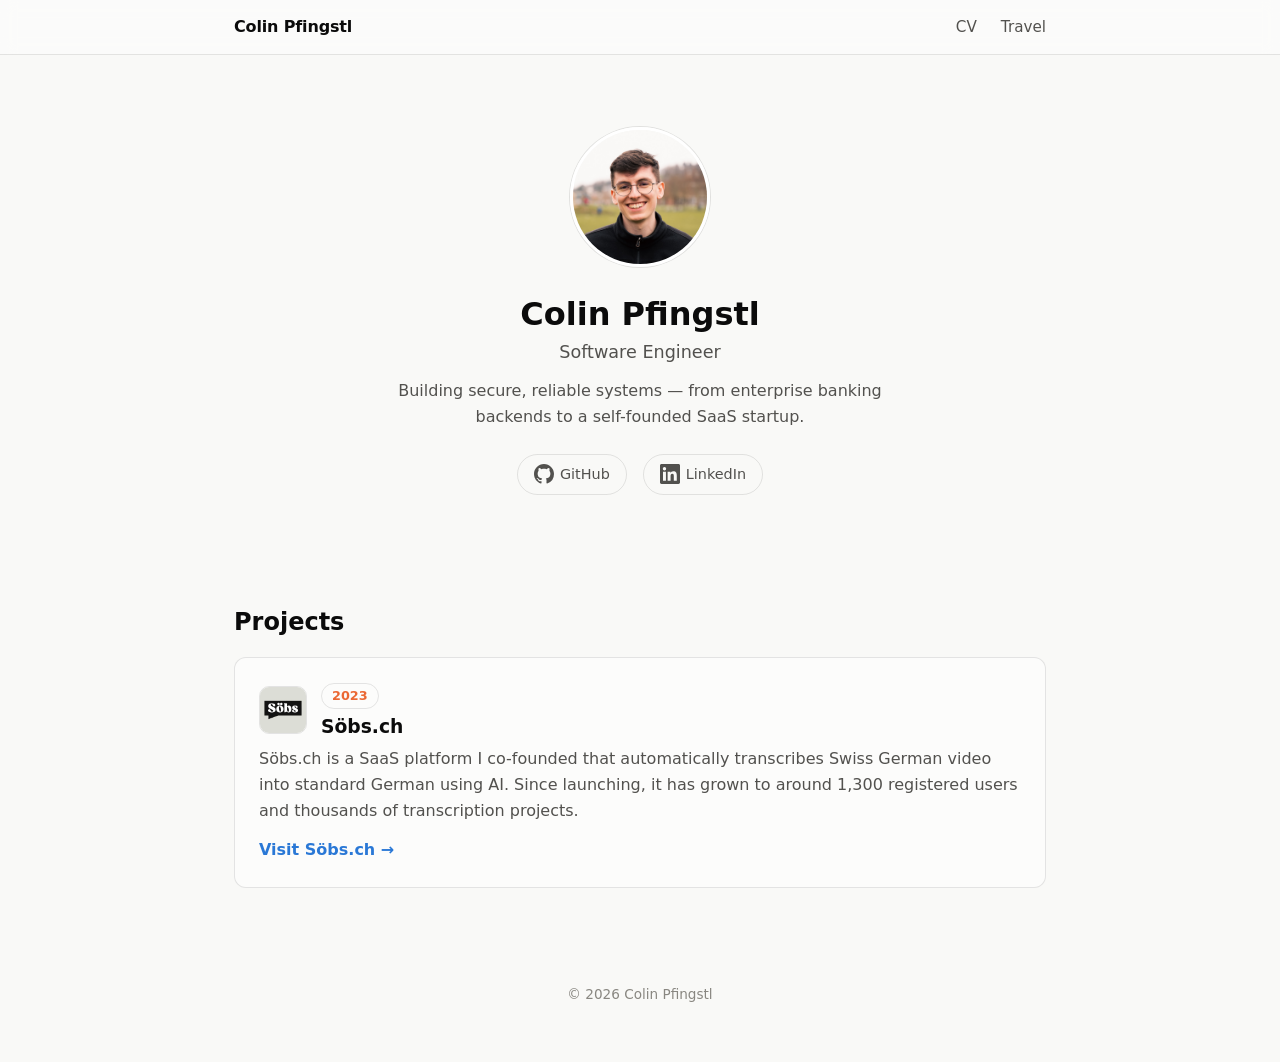
<file: index.html>
<!DOCTYPE html>
<html lang="en">
<head>
<meta charset="UTF-8">
<meta name="viewport" content="width=device-width, initial-scale=1.0">
<title>Colin Pfingstl — Software Engineer</title>
<meta name="description" content="Colin Pfingstl — Software Engineer with an MSc in Computer Science from ETH Zürich, building secure and reliable systems.">
<meta property="og:title" content="Colin Pfingstl — Software Engineer">
<meta property="og:description" content="Software engineer with an MSc in Computer Science from ETH Zürich. Experience across enterprise banking, healthtech, and a self-founded SaaS startup.">
<meta property="og:image" content="images/portrait.jpg">
<meta property="og:type" content="website">
<link rel="icon" href="images/favicon.svg" type="image/svg+xml">
<link rel="stylesheet" href="css/style.css">
</head>
<body>

<a class="skip-link" href="#main">Skip to content</a>

<nav class="site-nav">
  <div class="nav-inner">
    <a class="nav-brand" href="index.html">Colin Pfingstl</a>
    <ul class="nav-links">
      <li><a href="cv.html">CV</a></li>
      <li><a href="travel.html">Travel</a></li>
    </ul>
  </div>
</nav>

<main id="main">
  <div class="hero">
  <div class="hero-inner">
    <img class="hero-portrait" src="images/portrait.jpg" alt="Portrait of Colin Pfingstl" width="200" height="200">
    <h1>Colin Pfingstl</h1>
    <p class="hero-title">Software Engineer</p>
    <p class="hero-tagline">Building secure, reliable systems — from enterprise banking backends to a self-founded SaaS startup.</p>
    <ul class="social-links">
      <li>
        <a href="https://github.com/koflin" target="_blank" rel="noopener noreferrer" aria-label="GitHub profile">
          <svg viewBox="0 0 16 16" width="20" height="20" aria-hidden="true"><path fill="currentColor" d="M8 0C3.58 0 0 3.58 0 8c0 3.54 2.29 6.53 5.47 7.59.4.07.55-.17.55-.38 0-.19-.01-.82-.01-1.49-2.01.37-2.53-.49-2.69-.94-.09-.23-.48-.94-.82-1.13-.28-.15-.68-.52-.01-.53.63-.01 1.08.58 1.23.82.72 1.21 1.87.87 2.33.66.07-.52.28-.87.51-1.07-1.78-.2-3.64-.89-3.64-3.95 0-.87.31-1.59.82-2.15-.08-.2-.36-1.02.08-2.12 0 0 .67-.21 2.2.82.64-.18 1.32-.27 2-.27.68 0 1.36.09 2 .27 1.53-1.04 2.2-.82 2.2-.82.44 1.1.16 1.92.08 2.12.51.56.82 1.27.82 2.15 0 3.07-1.87 3.75-3.65 3.95.29.25.54.73.54 1.48 0 1.07-.01 1.93-.01 2.2 0 .21.15.46.55.38A8.01 8.01 0 0016 8c0-4.42-3.58-8-8-8z"/></svg>
          <span>GitHub</span>
        </a>
      </li>
      <li>
        <a href="https://www.linkedin.com/in/colin-pfingstl/" target="_blank" rel="noopener noreferrer" aria-label="LinkedIn profile">
          <svg viewBox="0 0 16 16" width="20" height="20" aria-hidden="true"><path fill="currentColor" d="M14.82 0H1.18C.53 0 0 .53 0 1.18v13.64C0 15.47.53 16 1.18 16h13.64c.65 0 1.18-.53 1.18-1.18V1.18C16 .53 15.47 0 14.82 0zM4.75 13.4H2.4V6.1h2.35v7.3zM3.58 5.1a1.36 1.36 0 110-2.72 1.36 1.36 0 010 2.72zm9.82 8.3h-2.35V9.85c0-.86-.02-1.96-1.2-1.96-1.2 0-1.39.94-1.39 1.9v3.61H6.1V6.1h2.26v1h.03c.31-.59 1.08-1.21 2.22-1.21 2.38 0 2.82 1.56 2.82 3.6v3.91z"/></svg>
          <span>LinkedIn</span>
        </a>
      </li>
    </ul>
  </div>
  </div>

  <section id="projects" class="section">
    <div class="section-inner">
      <h2>Projects</h2>
      <div class="project-card">
        <div class="project-card-header">
          <img class="project-logo" src="images/söbs_logo.webp" alt="Söbs.ch logo" width="48" height="48">
          <div>
            <div class="project-year">2023</div>
            <h3>Söbs.ch</h3>
          </div>
        </div>
        <p>Söbs.ch is a SaaS platform I co-founded that automatically transcribes Swiss German video into standard German using AI. Since launching, it has grown to around 1,300 registered users and thousands of transcription projects.</p>
        <a class="project-link" href="https://soebs.ch" target="_blank" rel="noopener noreferrer">Visit Söbs.ch →</a>
      </div>
    </div>
  </section>
</main>

<footer class="site-footer">
  <p>&copy; 2026 Colin Pfingstl</p>
</footer>

<script src="js/main.js"></script>
</body>
</html>
</file>
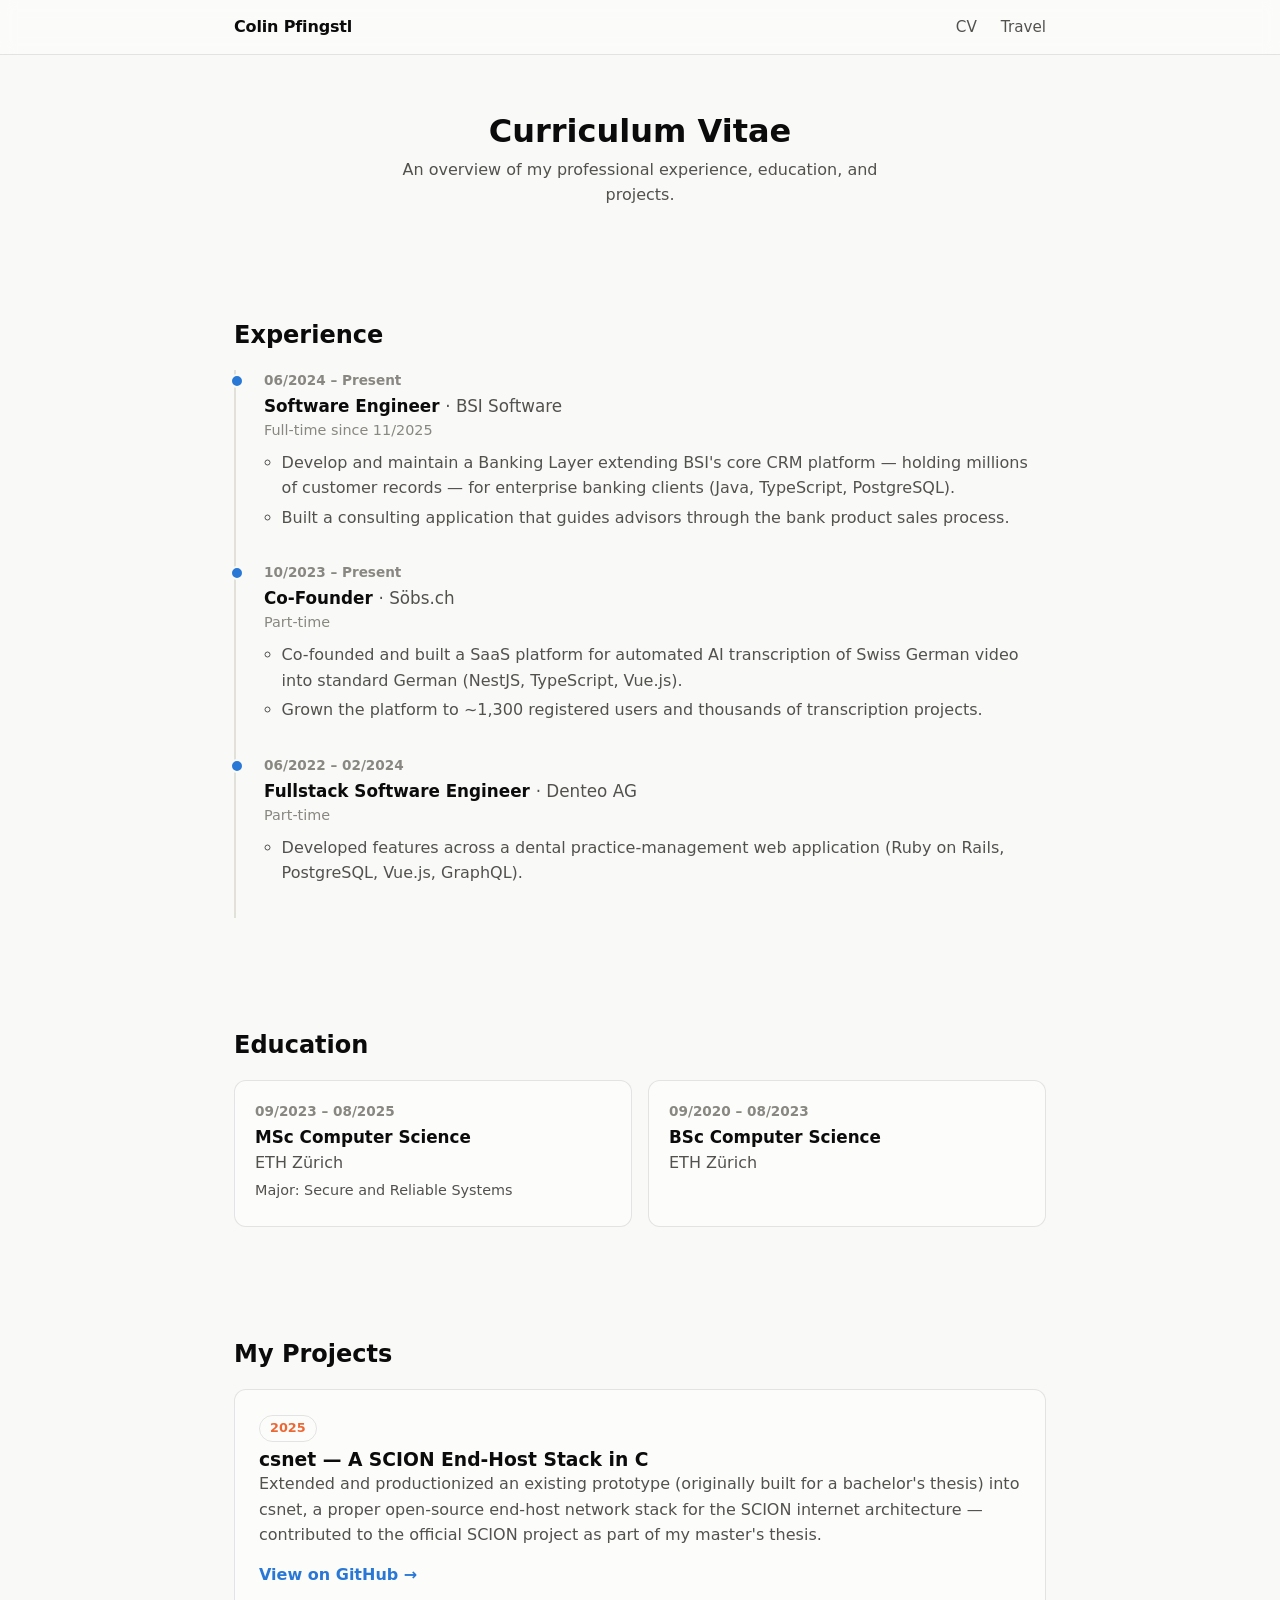
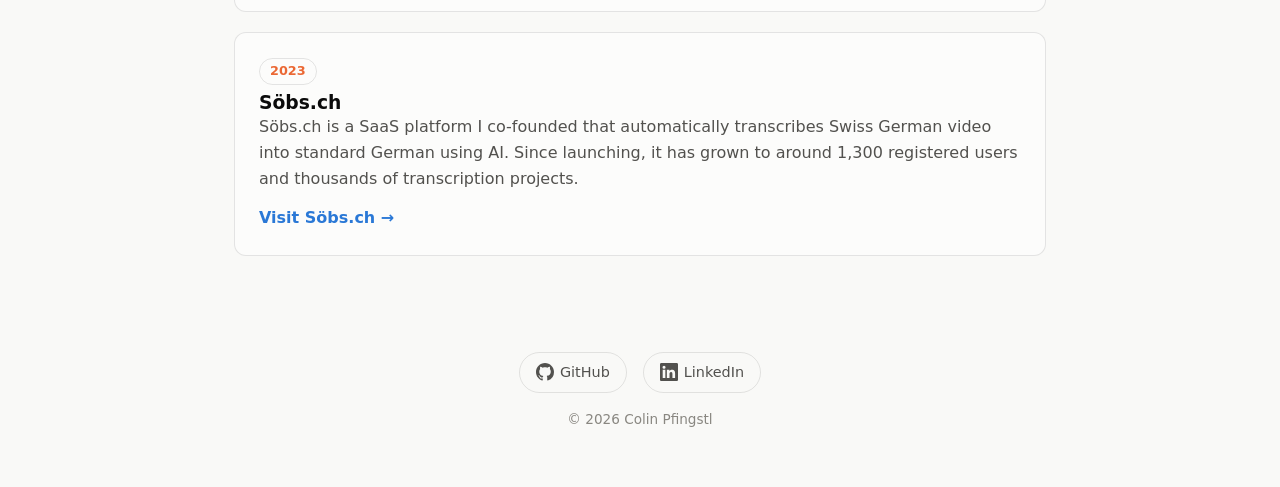
<file: cv.html>
<!DOCTYPE html>
<html lang="en">
<head>
<meta charset="UTF-8">
<meta name="viewport" content="width=device-width, initial-scale=1.0">
<title>CV — Colin Pfingstl</title>
<meta name="description" content="Colin Pfingstl — Software Engineer with an MSc in Computer Science from ETH Zürich, building secure and reliable systems.">
<meta property="og:title" content="CV — Colin Pfingstl">
<meta property="og:description" content="Software engineer with an MSc in Computer Science from ETH Zürich. Experience across enterprise banking, healthtech, and a self-founded SaaS startup.">
<meta property="og:image" content="images/portrait.jpg">
<meta property="og:type" content="website">
<link rel="icon" href="images/favicon.svg" type="image/svg+xml">
<link rel="stylesheet" href="css/style.css">
</head>
<body>

<a class="skip-link" href="#main">Skip to content</a>

<nav class="site-nav">
  <div class="nav-inner">
    <a class="nav-brand" href="index.html">Colin Pfingstl</a>
    <ul class="nav-links">
      <li><a href="cv.html" aria-current="page">CV</a></li>
      <li><a href="travel.html">Travel</a></li>
    </ul>
  </div>
</nav>

<header class="hero cv-hero">
  <div class="hero-inner">
    <h1>Curriculum Vitae</h1>
    <p class="hero-tagline">An overview of my professional experience, education, and projects.</p>
  </div>
</header>

<main id="main">

  <section id="experience" class="section">
    <div class="section-inner">
      <h2>Experience</h2>
      <ol class="timeline">
        <li class="timeline-item">
          <div class="timeline-dates">06/2024 – Present</div>
          <div class="timeline-content">
            <h3>Software Engineer <span class="timeline-org">· BSI Software</span></h3>
            <p class="timeline-meta">Full-time since 11/2025</p>
            <ul>
              <li>Develop and maintain a Banking Layer extending BSI's core CRM platform — holding millions of customer records — for enterprise banking clients (Java, TypeScript, PostgreSQL).</li>
              <li>Built a consulting application that guides advisors through the bank product sales process.</li>
            </ul>
          </div>
        </li>
        <li class="timeline-item">
          <div class="timeline-dates">10/2023 – Present</div>
          <div class="timeline-content">
            <h3>Co-Founder <span class="timeline-org">· Söbs.ch</span></h3>
            <p class="timeline-meta">Part-time</p>
            <ul>
              <li>Co-founded and built a SaaS platform for automated AI transcription of Swiss German video into standard German (NestJS, TypeScript, Vue.js).</li>
              <li>Grown the platform to ~1,300 registered users and thousands of transcription projects.</li>
            </ul>
          </div>
        </li>
        <li class="timeline-item">
          <div class="timeline-dates">06/2022 – 02/2024</div>
          <div class="timeline-content">
            <h3>Fullstack Software Engineer <span class="timeline-org">· Denteo AG</span></h3>
            <p class="timeline-meta">Part-time</p>
            <ul>
              <li>Developed features across a dental practice-management web application (Ruby on Rails, PostgreSQL, Vue.js, GraphQL).</li>
            </ul>
          </div>
        </li>
      </ol>
    </div>
  </section>

  <section id="education" class="section">
    <div class="section-inner">
      <h2>Education</h2>
      <div class="edu-grid">
        <div class="edu-card">
          <div class="timeline-dates">09/2023 – 08/2025</div>
          <h3>MSc Computer Science</h3>
          <p class="timeline-org">ETH Zürich</p>
          <p class="timeline-meta">Major: Secure and Reliable Systems</p>
        </div>
        <div class="edu-card">
          <div class="timeline-dates">09/2020 – 08/2023</div>
          <h3>BSc Computer Science</h3>
          <p class="timeline-org">ETH Zürich</p>
        </div>
      </div>
    </div>
  </section>

  <section id="projects" class="section">
    <div class="section-inner">
      <h2>My Projects</h2>
      <div class="project-card">
        <div class="project-year">2025</div>
        <h3>csnet — A SCION End-Host Stack in C</h3>
        <p>Extended and productionized an existing prototype (originally built for a bachelor's thesis) into csnet, a proper open-source end-host network stack for the SCION internet architecture — contributed to the official SCION project as part of my master's thesis.</p>
        <a class="project-link" href="https://github.com/scionproto-contrib/csnet" target="_blank" rel="noopener noreferrer">View on GitHub →</a>
      </div>
      <div class="project-card">
        <div class="project-year">2023</div>
        <h3>Söbs.ch</h3>
        <p>Söbs.ch is a SaaS platform I co-founded that automatically transcribes Swiss German video into standard German using AI. Since launching, it has grown to around 1,300 registered users and thousands of transcription projects.</p>
        <a class="project-link" href="https://soebs.ch" target="_blank" rel="noopener noreferrer">Visit Söbs.ch →</a>
      </div>
    </div>
  </section>

</main>

<footer class="site-footer">
  <ul class="social-links">
    <li>
      <a href="https://github.com/koflin" target="_blank" rel="noopener noreferrer" aria-label="GitHub profile">
        <svg viewBox="0 0 16 16" width="18" height="18" aria-hidden="true"><path fill="currentColor" d="M8 0C3.58 0 0 3.58 0 8c0 3.54 2.29 6.53 5.47 7.59.4.07.55-.17.55-.38 0-.19-.01-.82-.01-1.49-2.01.37-2.53-.49-2.69-.94-.09-.23-.48-.94-.82-1.13-.28-.15-.68-.52-.01-.53.63-.01 1.08.58 1.23.82.72 1.21 1.87.87 2.33.66.07-.52.28-.87.51-1.07-1.78-.2-3.64-.89-3.64-3.95 0-.87.31-1.59.82-2.15-.08-.2-.36-1.02.08-2.12 0 0 .67-.21 2.2.82.64-.18 1.32-.27 2-.27.68 0 1.36.09 2 .27 1.53-1.04 2.2-.82 2.2-.82.44 1.1.16 1.92.08 2.12.51.56.82 1.27.82 2.15 0 3.07-1.87 3.75-3.65 3.95.29.25.54.73.54 1.48 0 1.07-.01 1.93-.01 2.2 0 .21.15.46.55.38A8.01 8.01 0 0016 8c0-4.42-3.58-8-8-8z"/></svg>
        <span>GitHub</span>
      </a>
    </li>
    <li>
      <a href="https://www.linkedin.com/in/colin-pfingstl/" target="_blank" rel="noopener noreferrer" aria-label="LinkedIn profile">
        <svg viewBox="0 0 16 16" width="18" height="18" aria-hidden="true"><path fill="currentColor" d="M14.82 0H1.18C.53 0 0 .53 0 1.18v13.64C0 15.47.53 16 1.18 16h13.64c.65 0 1.18-.53 1.18-1.18V1.18C16 .53 15.47 0 14.82 0zM4.75 13.4H2.4V6.1h2.35v7.3zM3.58 5.1a1.36 1.36 0 110-2.72 1.36 1.36 0 010 2.72zm9.82 8.3h-2.35V9.85c0-.86-.02-1.96-1.2-1.96-1.2 0-1.39.94-1.39 1.9v3.61H6.1V6.1h2.26v1h.03c.31-.59 1.08-1.21 2.22-1.21 2.38 0 2.82 1.56 2.82 3.6v3.91z"/></svg>
        <span>LinkedIn</span>
      </a>
    </li>
  </ul>
  <p>&copy; 2026 Colin Pfingstl</p>
</footer>

<script src="js/main.js"></script>
</body>
</html>
</file>
<file: css/style.css>
/* ---------- design tokens ---------- */
:root {
  color-scheme: light;
  --page-bg: #f9f9f7;
  --surface: #fcfcfb;
  --surface-raised: #ffffff;
  --text-primary: #0b0b0b;
  --text-secondary: #52514e;
  --text-muted: #898781;
  --border: rgba(11, 11, 11, 0.1);
  --gridline: #e1e0d9;
  --series-lang: #2a78d6;
  --series-infra: #eb6834;
  --series-interest: #1baf7a;
  --radius: 12px;
  --max-width: 860px;
}

@media (prefers-color-scheme: dark) {
  :root {
    color-scheme: dark;
    --page-bg: #0d0d0d;
    --surface: #1a1a19;
    --surface-raised: #202020;
    --text-primary: #ffffff;
    --text-secondary: #c3c2b7;
    --text-muted: #898781;
    --border: rgba(255, 255, 255, 0.1);
    --gridline: #2c2c2a;
    --series-lang: #3987e5;
    --series-infra: #d95926;
    --series-interest: #199e70;
  }
}

* {
  box-sizing: border-box;
}

@media (prefers-reduced-motion: no-preference) {
  html {
    scroll-behavior: smooth;
  }
}

body {
  margin: 0;
  background: var(--page-bg);
  color: var(--text-primary);
  font-family: system-ui, -apple-system, "Segoe UI", sans-serif;
  line-height: 1.6;
  -webkit-font-smoothing: antialiased;
}

a {
  color: inherit;
}

.skip-link {
  position: absolute;
  left: -999px;
  top: 0;
}
.skip-link:focus {
  left: 0;
  background: var(--surface);
  padding: 8px 12px;
  z-index: 200;
}

.section-inner {
  max-width: var(--max-width);
  margin: 0 auto;
  padding: 0 24px;
}

h1, h2, h3 {
  line-height: 1.25;
}

/* ---------- nav ---------- */
.site-nav {
  position: sticky;
  top: 0;
  z-index: 100;
  background: color-mix(in srgb, var(--surface) 85%, transparent);
  backdrop-filter: blur(8px);
  border-bottom: 1px solid var(--border);
}

.nav-inner {
  max-width: var(--max-width);
  margin: 0 auto;
  padding: 14px 24px;
  display: flex;
  align-items: center;
  justify-content: space-between;
  gap: 12px;
}

.nav-brand {
  font-weight: 600;
  text-decoration: none;
  letter-spacing: -0.01em;
  white-space: nowrap;
}

.nav-links {
  list-style: none;
  display: flex;
  gap: 24px;
  margin: 0;
  padding: 0;
}

.nav-links a {
  text-decoration: none;
  color: var(--text-secondary);
  font-size: 0.95rem;
  white-space: nowrap;
}
.nav-links a:hover {
  color: var(--text-primary);
}

@media (max-width: 420px) {
  .nav-inner {
    padding: 14px 16px;
  }
  .nav-links {
    gap: 16px;
  }
}

/* ---------- hero ---------- */
.hero {
  text-align: center;
  padding: 72px 24px 56px;
}

.hero-inner {
  max-width: var(--max-width);
  margin: 0 auto;
}

.hero-portrait {
  width: 140px;
  height: 140px;
  border-radius: 50%;
  object-fit: cover;
  border: 3px solid var(--surface-raised);
  box-shadow: 0 0 0 1px var(--border);
  margin-bottom: 20px;
}

.hero h1 {
  margin: 0 0 4px;
  font-size: 2rem;
}

.hero-title {
  margin: 0 0 12px;
  color: var(--text-secondary);
  font-size: 1.1rem;
}

.hero-tagline {
  max-width: 520px;
  margin: 0 auto 24px;
  color: var(--text-secondary);
}

.social-links {
  list-style: none;
  display: flex;
  justify-content: center;
  gap: 16px;
  margin: 0;
  padding: 0;
}

.social-links a {
  display: inline-flex;
  align-items: center;
  gap: 6px;
  text-decoration: none;
  color: var(--text-secondary);
  border: 1px solid var(--border);
  border-radius: 999px;
  padding: 8px 16px;
  font-size: 0.9rem;
  transition: color 0.15s, border-color 0.15s;
}
.social-links a:hover {
  color: var(--text-primary);
  border-color: var(--text-secondary);
}

.cv-hero {
  padding: 56px 24px 32px;
}
.cv-hero h1 {
  margin: 0 0 6px;
}

/* ---------- sections ---------- */
.section {
  padding: 56px 0;
  opacity: 0;
  transform: translateY(12px);
  transition: opacity 0.5s ease, transform 0.5s ease;
}
.section.is-visible {
  opacity: 1;
  transform: none;
}

.section h2 {
  font-size: 1.5rem;
  margin: 0 0 20px;
}

.section-intro {
  color: var(--text-secondary);
  margin-top: -8px;
}

/* ---------- timeline ---------- */
.timeline {
  list-style: none;
  margin: 0;
  padding: 0;
  border-left: 2px solid var(--gridline);
}

.timeline-item {
  position: relative;
  padding: 0 0 28px 28px;
  opacity: 0;
  transform: translateY(10px);
  transition: opacity 0.5s ease, transform 0.5s ease;
}
.timeline-item.is-visible {
  opacity: 1;
  transform: none;
}

.timeline-item::before {
  content: "";
  position: absolute;
  left: -6px;
  top: 4px;
  width: 10px;
  height: 10px;
  border-radius: 50%;
  background: var(--series-lang);
  border: 2px solid var(--page-bg);
}

.timeline-dates {
  font-size: 0.85rem;
  color: var(--text-muted);
  font-weight: 600;
  margin-bottom: 4px;
}

.timeline-content h3 {
  margin: 0 0 2px;
  font-size: 1.05rem;
}

.timeline-org {
  color: var(--text-secondary);
  font-weight: 400;
}

.timeline-meta {
  margin: 0 0 8px;
  color: var(--text-muted);
  font-size: 0.9rem;
}

.timeline-content ul {
  margin: 0;
  padding-left: 1.1em;
  color: var(--text-secondary);
}
.timeline-content li {
  margin-bottom: 4px;
}

/* ---------- education ---------- */
.edu-grid {
  display: grid;
  grid-template-columns: 1fr 1fr;
  gap: 16px;
}
@media (max-width: 600px) {
  .edu-grid {
    grid-template-columns: 1fr;
  }
}

.edu-card {
  background: var(--surface);
  border: 1px solid var(--border);
  border-radius: var(--radius);
  padding: 20px;
  opacity: 0;
  transform: translateY(10px);
  transition: opacity 0.5s ease, transform 0.5s ease;
}
.edu-card.is-visible {
  opacity: 1;
  transform: none;
}
.edu-card h3 {
  margin: 4px 0 2px;
  font-size: 1.05rem;
}
.edu-card p {
  margin: 0 0 4px;
  color: var(--text-secondary);
}

/* ---------- project card ---------- */
.project-card {
  background: var(--surface);
  border: 1px solid var(--border);
  border-radius: var(--radius);
  padding: 24px;
  position: relative;
  opacity: 0;
  transform: translateY(10px);
  transition: opacity 0.5s ease, transform 0.5s ease;
}
.project-card + .project-card {
  margin-top: 20px;
}
.project-card.is-visible {
  opacity: 1;
  transform: none;
}

.project-year {
  display: inline-block;
  font-size: 0.8rem;
  font-weight: 600;
  color: var(--series-infra);
  border: 1px solid var(--border);
  border-radius: 999px;
  padding: 2px 10px;
  margin-bottom: 6px;
}

.project-card-header {
  display: flex;
  align-items: center;
  gap: 14px;
  margin-bottom: 8px;
}

.project-logo {
  width: 48px;
  height: 48px;
  border-radius: 10px;
  object-fit: cover;
  border: 1px solid var(--border);
  flex-shrink: 0;
}

.project-card h3 {
  margin: 0;
}

.project-card p {
  color: var(--text-secondary);
  margin: 0 0 14px;
}

.project-link {
  text-decoration: none;
  font-weight: 600;
  color: var(--series-lang);
}
.project-link:hover {
  text-decoration: underline;
}

/* ---------- footer ---------- */
.site-footer {
  text-align: center;
  padding: 40px 24px 56px;
  color: var(--text-muted);
}
.site-footer .social-links {
  margin-bottom: 16px;
}
.site-footer p {
  margin: 0;
  font-size: 0.85rem;
}
</file>
